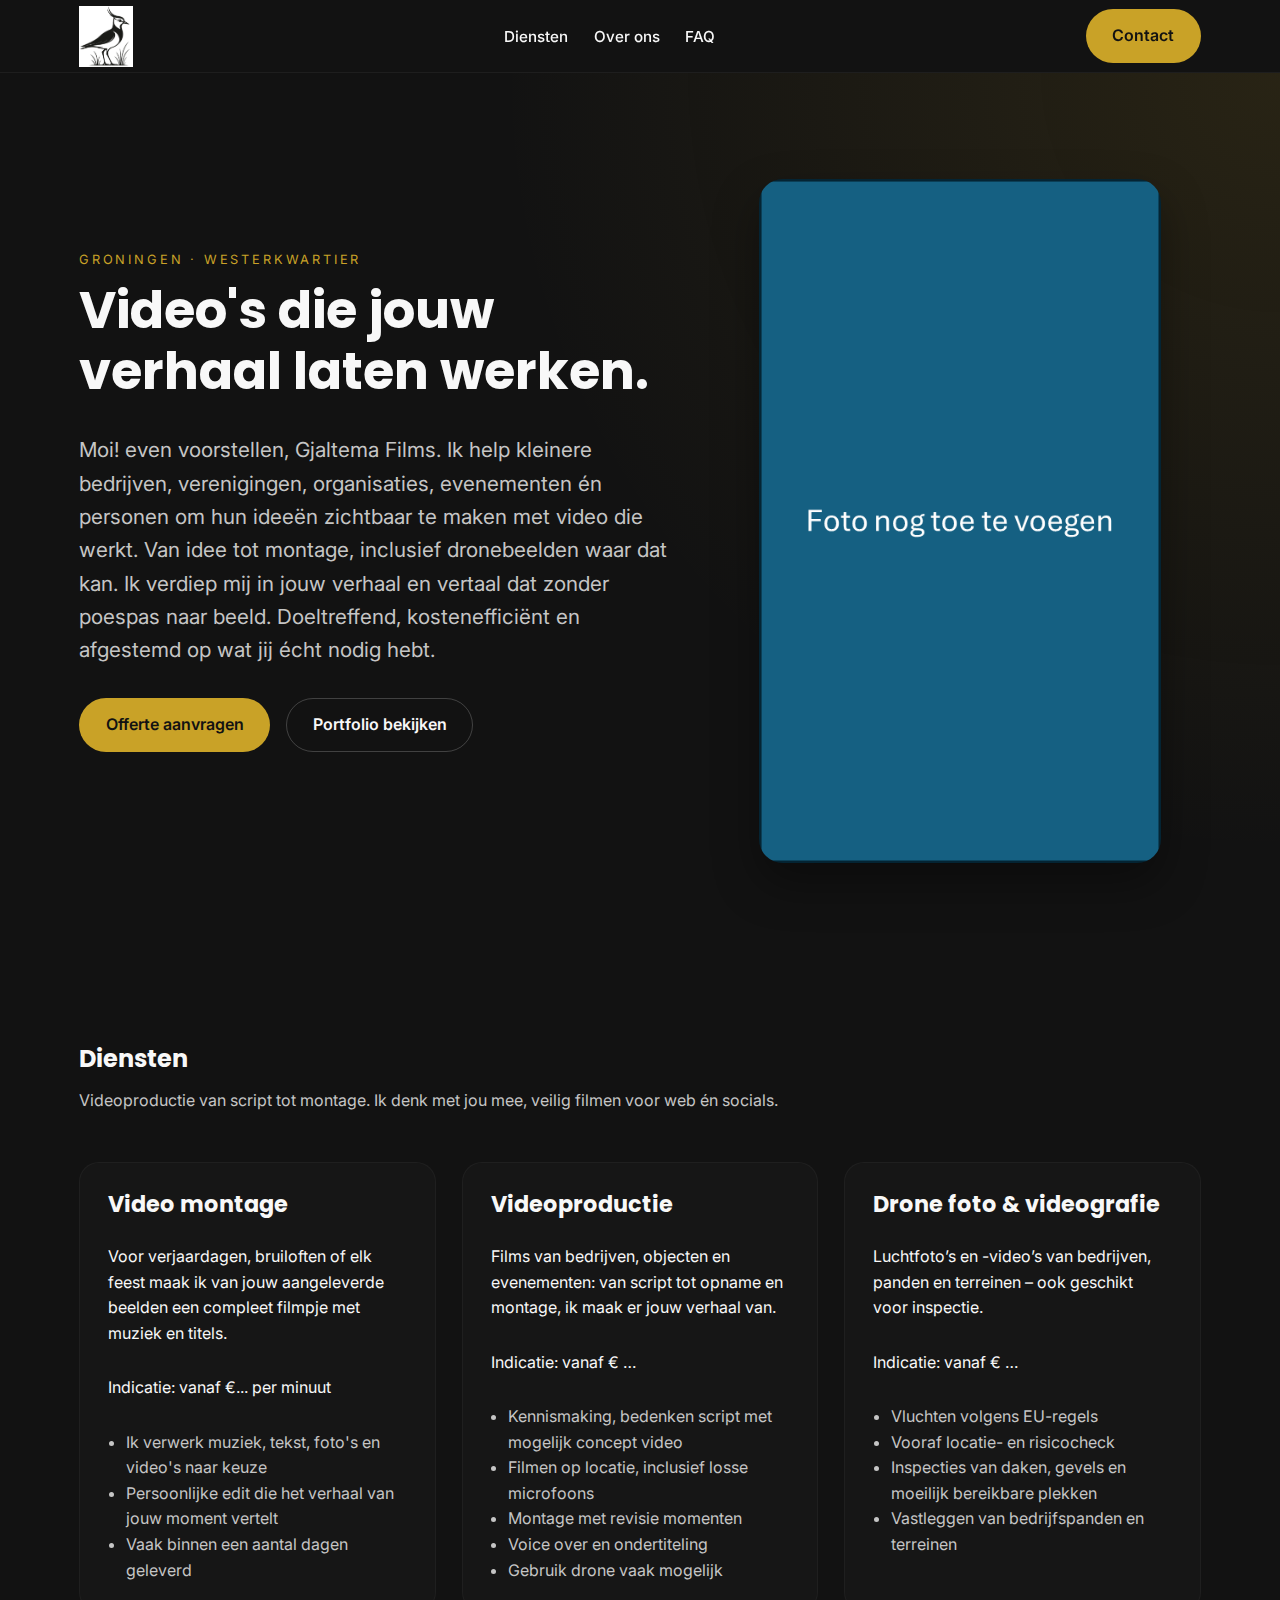
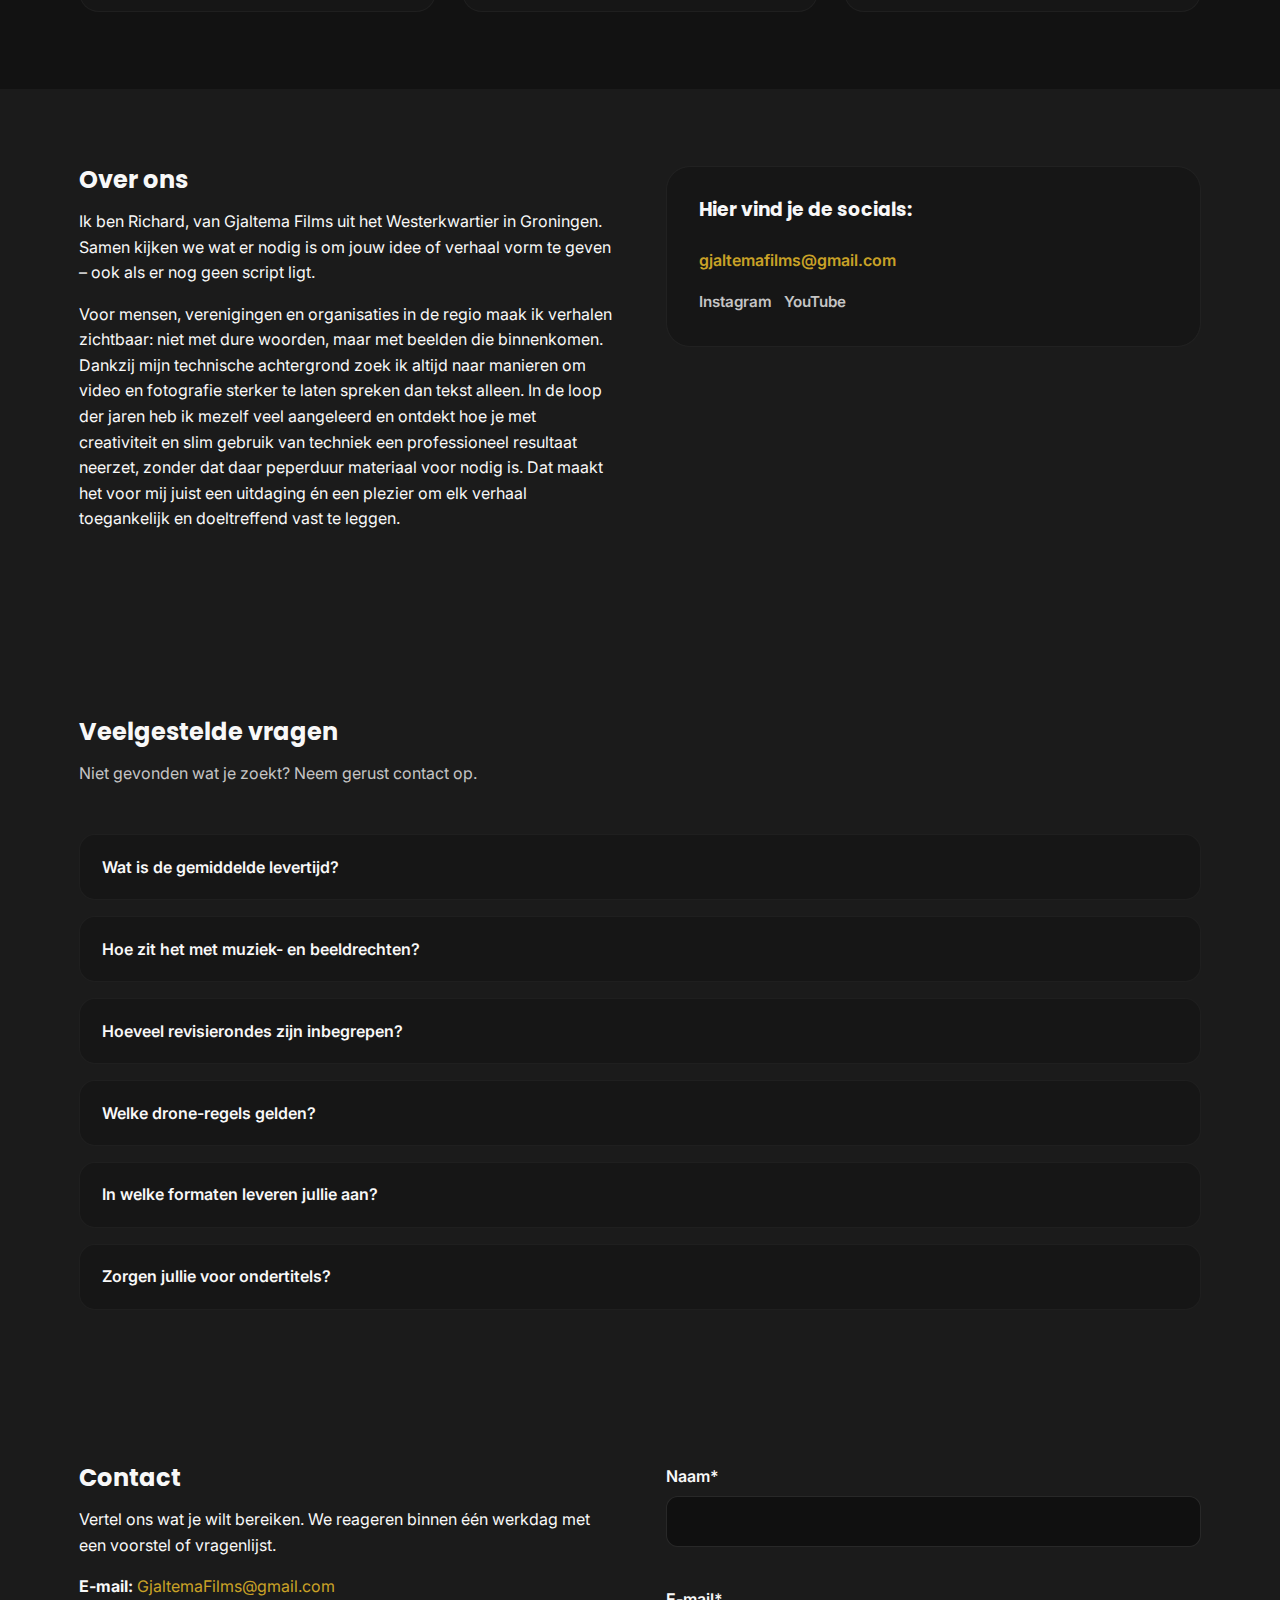
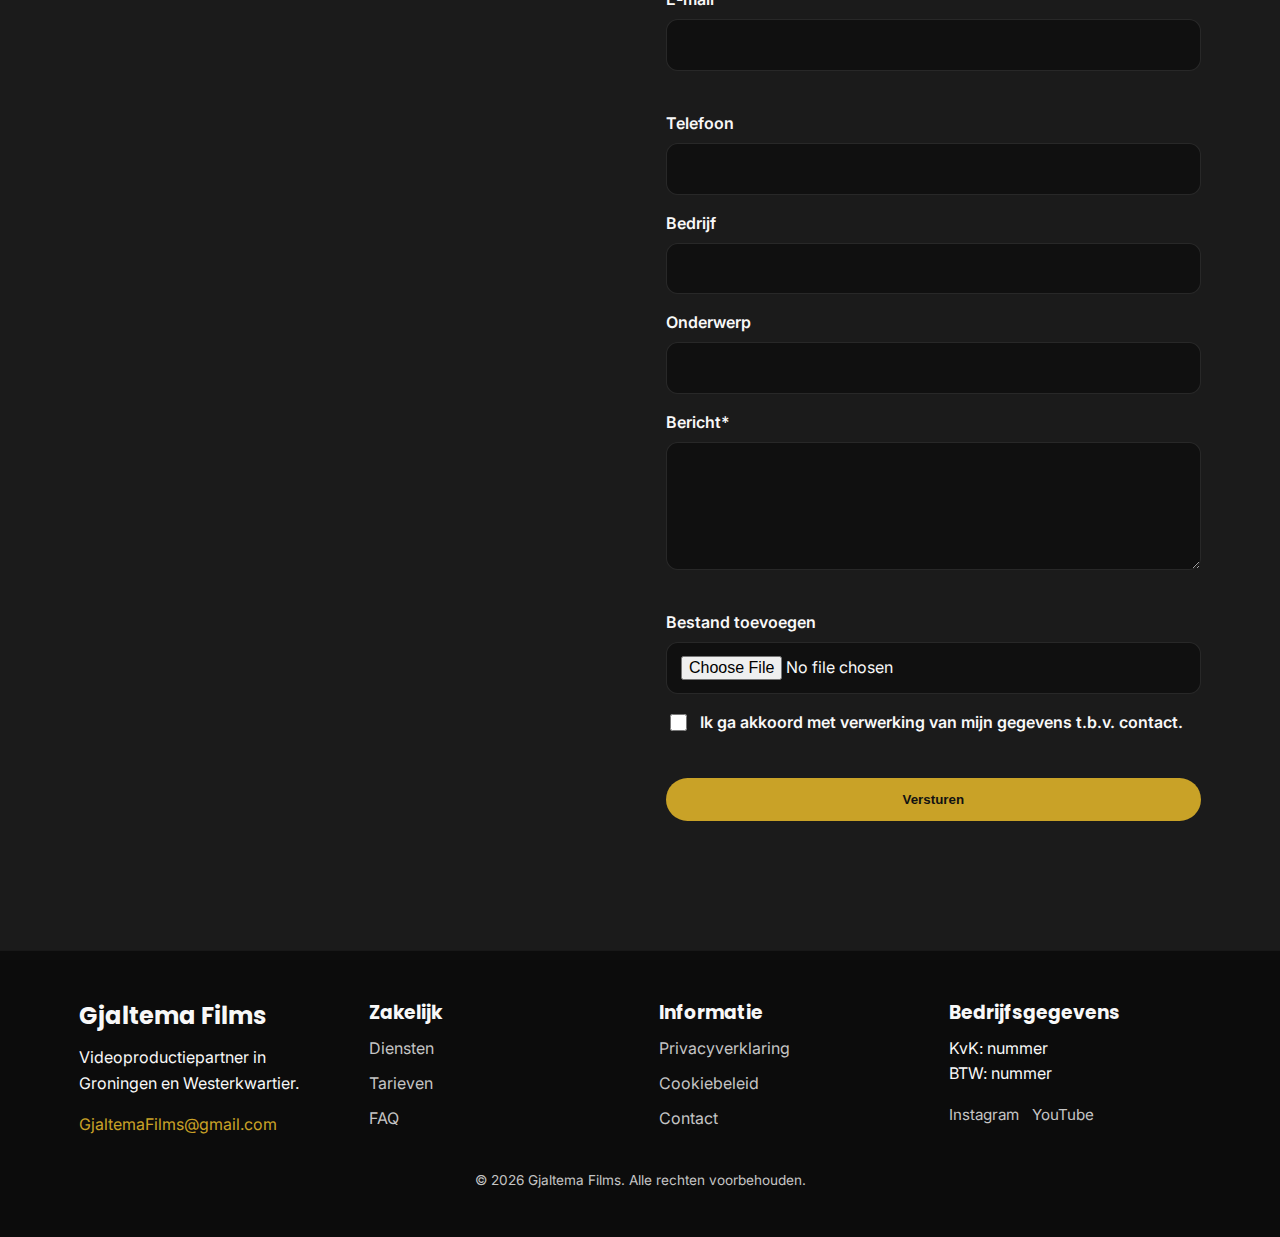
<file: index.html>
<!DOCTYPE html>
<html lang="nl">
<head>
  <meta charset="utf-8" />
  <meta name="viewport" content="width=device-width, initial-scale=1" />
  <title>Gjaltema Films | video's die jouw verhaal laten werken</title>
  <meta name="description" content="Gjaltema Films maakt bedrijfsvideo's, eventregistraties, drone-shots en social content in Groningen en Westerkwartier." />
  <meta name="theme-color" content="#121212" />
  <meta property="og:type" content="website" />
  <meta property="og:title" content="Gjaltema Films" />
  <meta property="og:description" content="video's die jouw verhaal laat werken. Videoproductie, events, drone en socials." />
  <meta property="og:url" content="https://www.gjaltemafilms.nl/" />
  <meta property="og:image" content="assets/img/logo.png" />
  <meta name="twitter:card" content="summary_large_image" />
  <meta name="twitter:title" content="Gjaltema Films" />
  <meta name="twitter:description" content="Videoproductie in Groningen en Westerkwartier." />
  <meta name="twitter:image" content="assets/img/logo.png" />
  <link rel="icon" type="image/png" href="assets/img/logo.png" />
  <link rel="manifest" href="manifest.json" />
  <link rel="preconnect" href="https://fonts.googleapis.com" crossorigin />
  <link rel="preconnect" href="https://fonts.gstatic.com" crossorigin />
  <link href="https://fonts.googleapis.com/css2?family=Inter:wght@300;400;500;600;700&family=Poppins:wght@500;600;700&display=swap" rel="stylesheet" />
  <link rel="stylesheet" href="assets/css/styles.css" />
</head>
<body>
  <a class="skip-link" href="#main">Direct naar inhoud</a>
  <header class="site-header" id="top">
    <div class="container">
      <a class="brand" href="#top" aria-label="Gjaltema Films home">
        <span class="brand-logo" aria-hidden="true"></span>
        <span class="sr-only">Gjaltema Films</span>
      </a>
      <nav class="site-nav" aria-label="Hoofdmenu">
        <button class="nav-toggle" type="button" aria-expanded="false" aria-controls="primary-navigation">
          <span class="sr-only">Menu</span>
          <span aria-hidden="true"></span>
        </button>
        <ul id="primary-navigation" class="nav-list">
          <li><a href="#diensten">Diensten</a></li>
          <li><a href="#over-ons">Over ons</a></li>
          <li><a href="#faq">FAQ</a></li>
        </ul>
      </nav>
      <a class="button button-primary contact-shortcut" href="#contact">Contact</a>
    </div>
  </header>

  <main id="main">
    <section class="hero" aria-labelledby="hero-title">
      <div class="container hero-grid">
        <div class="hero-text">
          <p class="eyebrow">Groningen &middot; Westerkwartier</p>
          <h1 id="hero-title">Video's die jouw verhaal laten werken.</h1>
          <p class="lead">Moi! even voorstellen, Gjaltema Films. Ik help kleinere bedrijven, verenigingen, organisaties, evenementen én personen om hun ideeën zichtbaar te maken met video die werkt. Van idee tot montage, inclusief dronebeelden waar dat kan. Ik verdiep mij in jouw verhaal en vertaal dat zonder poespas naar beeld. Doeltreffend, kostenefficiënt en afgestemd op wat jij écht nodig hebt.</p>
          <div class="cta-group">
            <a class="button button-primary" href="#contact">Offerte aanvragen</a>
            <a class="button button-secondary" href="https://www.instagram.com/gjaltemafilms/" target="_blank" rel="noopener">Portfolio bekijken</a>
          </div>
          
        </div>
        <figure class="hero-media">
          <img src="assets/img/foto-richard.png" alt="Richard Gjaltema van Gjaltema Films" loading="lazy" decoding="async" />
        </figure>
      </div>
    </section>

    <section id="diensten" class="section" aria-labelledby="diensten-title">
      <div class="container">
        <div class="section-heading">
          <h2 id="diensten-title">Diensten</h2>
          <p>Videoproductie van script tot montage. Ik denk met jou mee, veilig filmen voor web én socials.</p>
        </div>
        <div class="service-grid" role="list">
          <article class="service-card" role="listitem">
            <h3>Video montage</h3>
            <p>Voor verjaardagen, bruiloften of elk feest maak ik van jouw aangeleverde beelden een compleet filmpje met muziek en titels.</p>
            <p class="price">Indicatie: vanaf €... per minuut </p>
            <ul>
              <li>Ik verwerk muziek, tekst, foto's en video's naar keuze</li>
              <li>Persoonlijke edit die het verhaal van jouw moment vertelt</li>
              <li>Vaak binnen een aantal dagen geleverd</li>
            </ul>
          </article>
          <article class="service-card" role="listitem">
            <h3>Videoproductie</h3>
            <p>Films van bedrijven, objecten en evenementen: van script tot opname en montage, ik maak er jouw verhaal van.</p>
            <p class="price">Indicatie: vanaf € …</p>
            <ul>
              <li>Kennismaking, bedenken script met mogelijk concept video</li>
              <li>Filmen op locatie, inclusief losse microfoons</li>
              <li>Montage met revisie momenten</li>
              <li>Voice over en ondertiteling</li>
              <li>Gebruik drone vaak mogelijk</li>
            </ul>
          </article>
          <article class="service-card" role="listitem">
            <h3>Drone foto &amp; videografie</h3>
            <p>Luchtfoto’s en -video’s van bedrijven, panden en terreinen – ook geschikt voor inspectie.</p>
            <p class="price">Indicatie: vanaf € …</p>
            <ul>
              <li>Vluchten volgens EU-regels</li>
              <li>Vooraf locatie- en risicocheck</li>
              <li>Inspecties van daken, gevels en moeilijk bereikbare plekken</li>
              <li>Vastleggen van bedrijfspanden en terreinen</li>
            </ul>
        </div>
      </div>
    </section>

    <section id="over-ons" class="section section-alt" aria-labelledby="overons-title">
      <div class="container two-column">
        <div>
            <h2 id="overons-title">Over ons</h2>
            <p>Ik ben Richard, van Gjaltema Films uit het Westerkwartier in Groningen. Samen kijken we wat er nodig is om jouw idee of verhaal vorm te geven – ook als er nog geen script ligt.</p>
            <p>Voor mensen, verenigingen en organisaties in de regio maak ik verhalen zichtbaar: niet met dure woorden, maar met beelden die binnenkomen. Dankzij mijn technische achtergrond zoek ik altijd naar manieren om video en fotografie sterker te laten spreken dan tekst alleen. In de loop der jaren heb ik mezelf veel aangeleerd en ontdekt hoe je met creativiteit en slim gebruik van techniek een professioneel resultaat neerzet, zonder dat daar peperduur materiaal voor nodig is. Dat maakt het voor mij juist een uitdaging én een plezier om elk verhaal toegankelijk en doeltreffend vast te leggen.</p>
            <ul class="credentials">
          </ul>
        </div>
        <aside class="contact-highlight" aria-label="Contactgegevens">
          <h3>Hier vind je de socials:</h3>
          <ul>
            <li><a href="mailto:gjaltemafilms@gmail.com">gjaltemafilms@gmail.com</a></li>
          </ul>
          <div class="socials">
            <a href="https://www.instagram.com/gjaltemafilms/" aria-label="Instagram">Instagram</a>
            <a href="https://www.youtube.com/@GjaltemaFilms" aria-label="YouTube">YouTube</a>
          </div>
        </aside>
      </div>
    </section>

    <section id="faq" class="section section-alt" aria-labelledby="faq-title">
      <div class="container">
        <div class="section-heading">
          <h2 id="faq-title">Veelgestelde vragen</h2>
          <p>Niet gevonden wat je zoekt? Neem gerust contact op.</p>
        </div>
        <div class="faq-list">
          <details>
            <summary>Wat is de gemiddelde levertijd?</summary>
            <p>We leveren een eerste montage doorgaans binnen 7 tot 10 werkdagen na de opnames. Sneller nodig? Laat het ons weten, dan plannen we extra editcapaciteit.</p>
          </details>
          <details>
            <summary>Hoe zit het met muziek- en beeldrechten?</summary>
            <p>We licentiëren rechtenvrije muziek en zorgen voor duidelijke afspraken over gebruik van beeldmateriaal. Zo kun je de video zonder zorgen inzetten.</p>
          </details>
          <details>
            <summary>Hoeveel revisierondes zijn inbegrepen?</summary>
            <p>Standaard voorzien we twee revisierondes op de montage. Extra rondes kunnen altijd in overleg.</p>
          </details>
          <details>
            <summary>Welke drone-regels gelden?</summary>
            <p>We vliegen binnen de Europese regelgeving en regelen benodigde meldingen of ontheffingen. Indien de locatie niet kan, zoeken we een veilig alternatief.</p>
          </details>
          <details>
            <summary>In welke formaten leveren jullie aan?</summary>
            <p>Je ontvangt bestanden in 16:9 voor web en 9:16 of 1:1 voor socials. Andere formaten zijn op aanvraag mogelijk.</p>
          </details>
          <details>
            <summary>Zorgen jullie voor ondertitels?</summary>
            <p>Ja, we leveren ondertitels in .srt en gebrande versies zodat je meteen live kunt.</p>
          </details>
        </div>
      </div>
    </section>

    <section id="contact" class="section contact-section" aria-labelledby="contact-title">
      <div class="container contact-grid">
        <div>
          <h2 id="contact-title">Contact</h2>
          <p>Vertel ons wat je wilt bereiken. We reageren binnen één werkdag met een voorstel of vragenlijst.</p>
          <div class="contact-alt">
            <p><strong>E-mail:</strong> <a href="mailto:GjaltemaFilms@gmail.com">GjaltemaFilms@gmail.com</a></p>
          </div>
        </div>
        <form id="contact-form" class="contact-form" action="https://formspree.io/f/xdkwkngw" method="POST" data-netlify="false" novalidate>
          <div class="form-field">
            <label for="naam">Naam<span aria-hidden="true">*</span></label>
            <input type="text" id="naam" name="naam" required autocomplete="name" />
            <span class="error" data-error-for="naam"></span>
          </div>
          <div class="form-field">
            <label for="email">E-mail<span aria-hidden="true">*</span></label>
            <input type="email" id="email" name="email" required autocomplete="email" inputmode="email" />
            <span class="error" data-error-for="email"></span>
          </div>
          <div class="form-field">
            <label for="telefoon">Telefoon</label>
            <input type="tel" id="telefoon" name="telefoon" autocomplete="tel" inputmode="tel" />
          </div>
          <div class="form-field">
            <label for="bedrijf">Bedrijf</label>
            <input type="text" id="bedrijf" name="bedrijf" autocomplete="organization" />
          </div>
          <div class="form-field">
            <label for="onderwerp">Onderwerp</label>
            <input type="text" id="onderwerp" name="onderwerp" />
          </div>
          <div class="form-field">
            <label for="bericht">Bericht<span aria-hidden="true">*</span></label>
            <textarea id="bericht" name="bericht" rows="4" required></textarea>
            <span class="error" data-error-for="bericht"></span>
          </div>
          <div class="form-field">
            <label for="bestanden">Bestand toevoegen</label>
            <input type="file" id="bestanden" name="bestanden" />
          </div>
          <div class="form-field honeypot" aria-hidden="true">
            <label for="website">Laat dit veld leeg</label>
            <input type="text" id="website" name="website" tabindex="-1" autocomplete="off" />
          </div>
          <div class="form-field checkbox-field">
            <input type="checkbox" id="gdpr" name="gdpr" value="akkoord" required />
            <label for="gdpr">Ik ga akkoord met verwerking van mijn gegevens t.b.v. contact.</label>
            <span class="error" data-error-for="gdpr"></span>
          </div>
          <button type="submit" class="button button-primary">Versturen</button>
          <p class="form-feedback" aria-live="polite" role="status"></p>
        </form>
      </div>
    </section>
  </main>

  <footer class="site-footer">
    <div class="container footer-grid">
      <div>
        <h2 class="footer-title">Gjaltema Films</h2>
        <p>Videoproductiepartner in Groningen en Westerkwartier.</p>
        <ul class="footer-contact">
          <li><a href="mailto:jouw@e-mail.nl">GjaltemaFilms@gmail.com</a></li>
        </ul>
      </div>
      <div>
        <h3>Zakelijk</h3>
        <ul class="footer-links">
          <li><a href="#diensten">Diensten</a></li>
          <li><a href="#tarieven">Tarieven</a></li>
          <li><a href="#faq">FAQ</a></li>
        </ul>
      </div>
      <div>
        <h3>Informatie</h3>
        <ul class="footer-links">
          <li><a href="privacy.html">Privacyverklaring</a></li>
          <li><a href="privacy.html#cookies">Cookiebeleid</a></li>
          <li><a href="#contact">Contact</a></li>
        </ul>
      </div>
      <div>
        <h3>Bedrijfsgegevens</h3>
        <p>KvK: nummer<br />BTW: nummer</p>
        <div class="socials">
          <a href="https://www.instagram.com/" aria-label="Instagram">Instagram</a>
          <a href="https://www.youtube.com/" aria-label="YouTube">YouTube</a>
        </div>
      </div>
    </div>
    <p class="footer-bottom">&copy; <span id="year"></span> Gjaltema Films. Alle rechten voorbehouden.</p>
  </footer>

  <script type="application/ld+json">
  {
    "@context": "https://schema.org",
    "@type": "LocalBusiness",
    "name": "Gjaltema Films",
    "description": "Videoproductiebedrijf uit Groningen en Westerkwartier: bedrijfsvideo's, events, drone-shots en social content.",
    "areaServed": {
      "@type": "Place",
      "name": "Groningen en Westerkwartier"
    },
    "email": "GjaltemaFilms@gmail.com",
    },
    "url": "https://www.gjaltemafilms.nl/",
    "sameAs": [
      "https://www.instagram.com/gjaltemafilms?igsh=MW12MXcybm85YXN6Zg==",
      "https://www.youtube.com/channel/UCGJxShPHsmcjH6IsLM3hXsw"
    ]
  }
  </script>
  <script src="assets/js/main.js" defer></script>
</body>
</html>
</file>
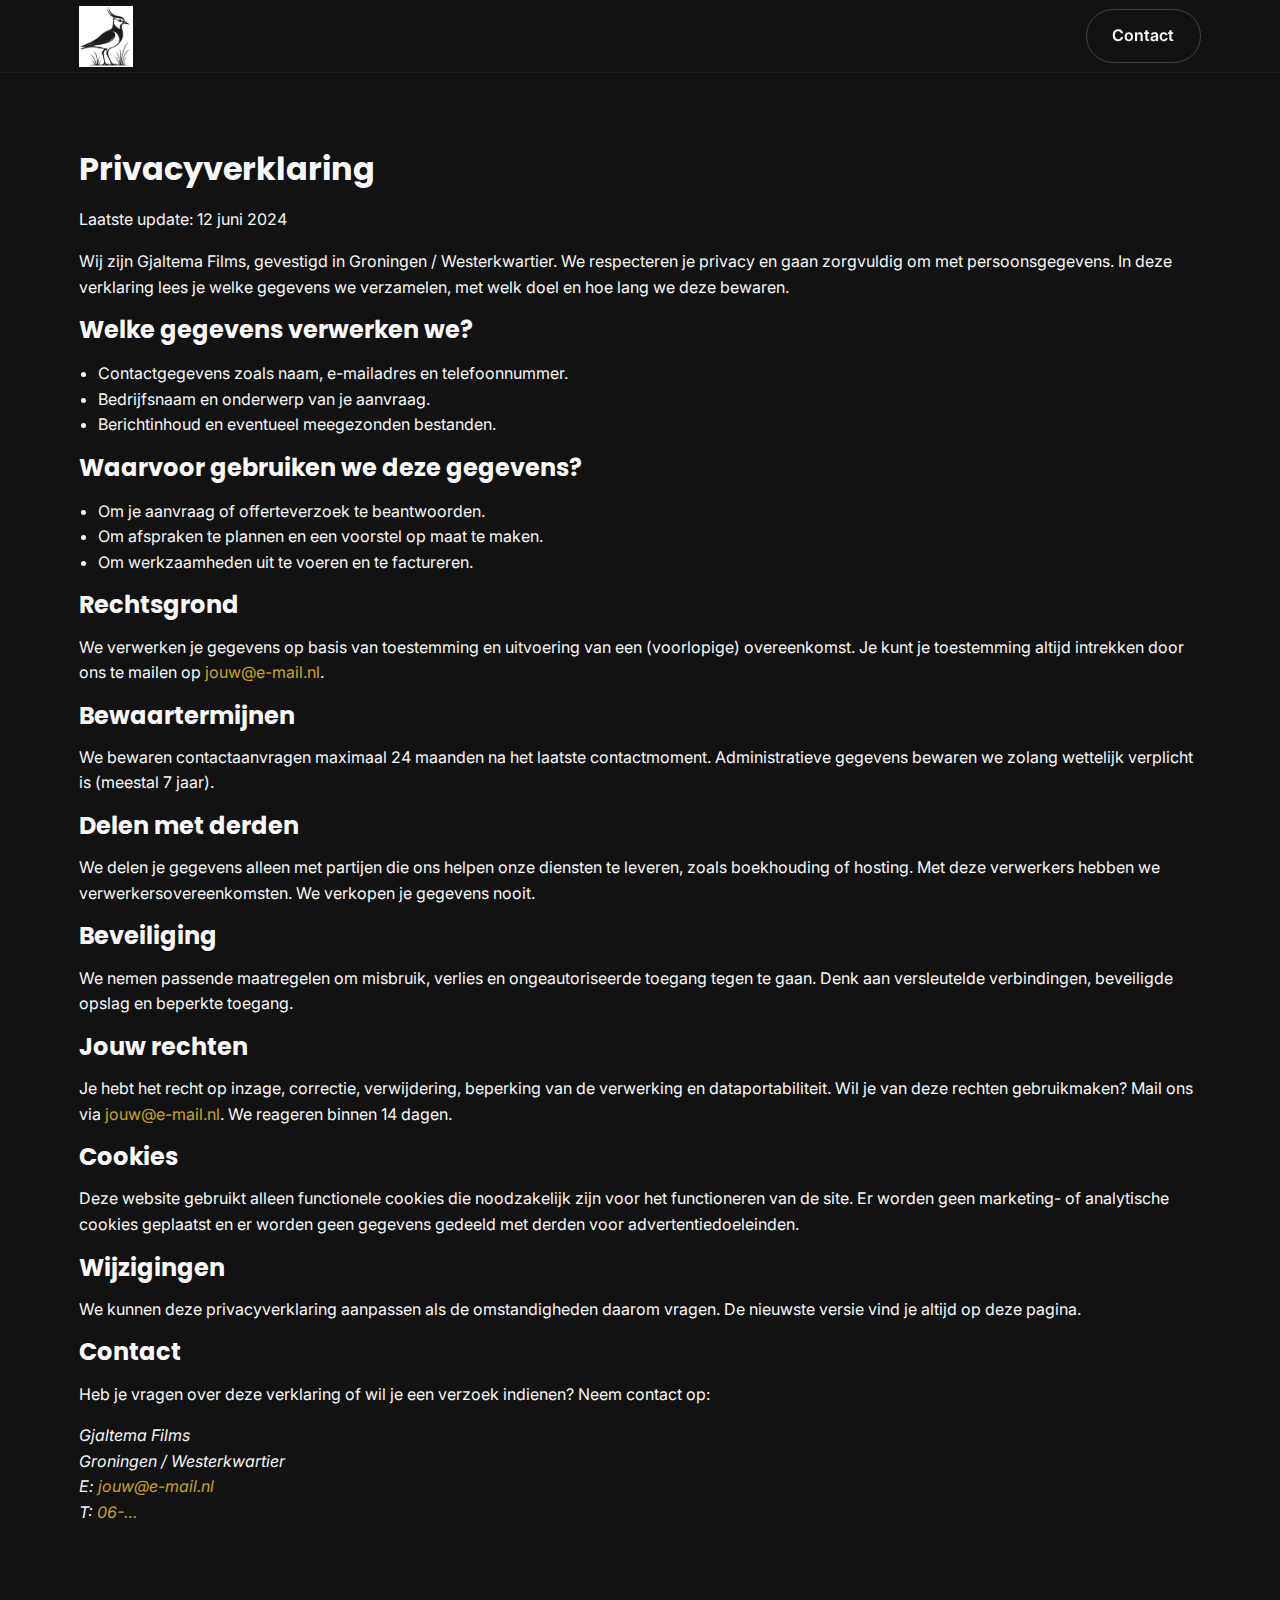
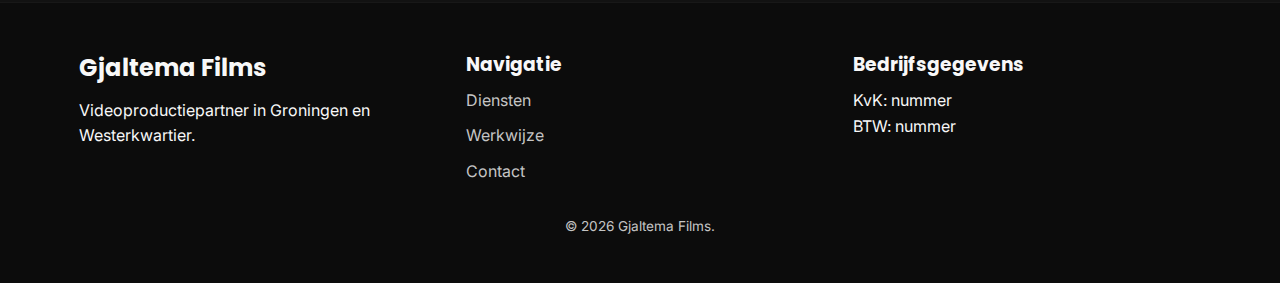
<file: privacy.html>
<!DOCTYPE html>
<html lang="nl">
<head>
  <meta charset="utf-8" />
  <meta name="viewport" content="width=device-width, initial-scale=1" />
  <title>Privacyverklaring | Gjaltema Films</title>
  <meta name="description" content="Lees hoe Gjaltema Films omgaat met privacy, persoonsgegevens en cookies." />
  <meta name="theme-color" content="#121212" />
  <link rel="icon" type="image/png" href="LOGO.png" />
  <link rel="preconnect" href="https://fonts.googleapis.com" crossorigin />
  <link rel="preconnect" href="https://fonts.gstatic.com" crossorigin />
  <link href="https://fonts.googleapis.com/css2?family=Inter:wght@300;400;500;600;700&family=Poppins:wght@500;600;700&display=swap" rel="stylesheet" />
  <link rel="stylesheet" href="assets/css/styles.css" />
</head>
<body class="legal">
  <a class="skip-link" href="#main">Direct naar inhoud</a>
  <header class="site-header" id="top">
    <div class="container">
      <a class="brand" href="index.html" aria-label="Terug naar home">
        <span class="brand-logo" aria-hidden="true"></span>
        <span class="sr-only">Gjaltema Films</span>
      </a>
      <nav class="site-nav" aria-label="Hoofdmenu">
        <a class="button button-secondary" href="index.html#contact">Contact</a>
      </nav>
    </div>
  </header>

  <main id="main" class="section">
    <div class="container">
      <h1>Privacyverklaring</h1>
      <p>Laatste update: 12 juni 2024</p>
      <p>Wij zijn Gjaltema Films, gevestigd in Groningen / Westerkwartier. We respecteren je privacy en gaan zorgvuldig om met persoonsgegevens. In deze verklaring lees je welke gegevens we verzamelen, met welk doel en hoe lang we deze bewaren.</p>

      <h2>Welke gegevens verwerken we?</h2>
      <ul>
        <li>Contactgegevens zoals naam, e-mailadres en telefoonnummer.</li>
        <li>Bedrijfsnaam en onderwerp van je aanvraag.</li>
        <li>Berichtinhoud en eventueel meegezonden bestanden.</li>
      </ul>

      <h2>Waarvoor gebruiken we deze gegevens?</h2>
      <ul>
        <li>Om je aanvraag of offerteverzoek te beantwoorden.</li>
        <li>Om afspraken te plannen en een voorstel op maat te maken.</li>
        <li>Om werkzaamheden uit te voeren en te factureren.</li>
      </ul>

      <h2>Rechtsgrond</h2>
      <p>We verwerken je gegevens op basis van toestemming en uitvoering van een (voorlopige) overeenkomst. Je kunt je toestemming altijd intrekken door ons te mailen op <a href="mailto:jouw@e-mail.nl">jouw@e-mail.nl</a>.</p>

      <h2>Bewaartermijnen</h2>
      <p>We bewaren contactaanvragen maximaal 24 maanden na het laatste contactmoment. Administratieve gegevens bewaren we zolang wettelijk verplicht is (meestal 7 jaar).</p>

      <h2>Delen met derden</h2>
      <p>We delen je gegevens alleen met partijen die ons helpen onze diensten te leveren, zoals boekhouding of hosting. Met deze verwerkers hebben we verwerkersovereenkomsten. We verkopen je gegevens nooit.</p>

      <h2>Beveiliging</h2>
      <p>We nemen passende maatregelen om misbruik, verlies en ongeautoriseerde toegang tegen te gaan. Denk aan versleutelde verbindingen, beveiligde opslag en beperkte toegang.</p>

      <h2>Jouw rechten</h2>
      <p>Je hebt het recht op inzage, correctie, verwijdering, beperking van de verwerking en dataportabiliteit. Wil je van deze rechten gebruikmaken? Mail ons via <a href="mailto:jouw@e-mail.nl">jouw@e-mail.nl</a>. We reageren binnen 14 dagen.</p>

      <h2 id="cookies">Cookies</h2>
      <p>Deze website gebruikt alleen functionele cookies die noodzakelijk zijn voor het functioneren van de site. Er worden geen marketing- of analytische cookies geplaatst en er worden geen gegevens gedeeld met derden voor advertentiedoeleinden.</p>

      <h2>Wijzigingen</h2>
      <p>We kunnen deze privacyverklaring aanpassen als de omstandigheden daarom vragen. De nieuwste versie vind je altijd op deze pagina.</p>

      <h2>Contact</h2>
      <p>Heb je vragen over deze verklaring of wil je een verzoek indienen? Neem contact op:</p>
      <address>
        Gjaltema Films<br />
        Groningen / Westerkwartier<br />
        E: <a href="mailto:jouw@e-mail.nl">jouw@e-mail.nl</a><br />
        T: <a href="tel:+31600000000">06-…</a>
      </address>
    </div>
  </main>

  <footer class="site-footer">
    <div class="container footer-grid">
      <div>
        <h2 class="footer-title">Gjaltema Films</h2>
        <p>Videoproductiepartner in Groningen en Westerkwartier.</p>
      </div>
      <div>
        <h3>Navigatie</h3>
        <ul class="footer-links">
          <li><a href="index.html#diensten">Diensten</a></li>
          <li><a href="index.html#werkwijze">Werkwijze</a></li>
          <li><a href="index.html#contact">Contact</a></li>
        </ul>
      </div>
      <div>
        <h3>Bedrijfsgegevens</h3>
        <p>KvK: nummer<br />BTW: nummer</p>
      </div>
    </div>
    <p class="footer-bottom">&copy; <span id="year"></span> Gjaltema Films.</p>
  </footer>
  <script src="assets/js/main.js" defer></script>
</body>
</html>
</file>
<file: assets/css/styles.css>
:root {
  color-scheme: dark light;
  --color-bg: #121212;
  --color-surface: #1b1b1b;
  --color-surface-alt: #161616;
  --color-text: #f8f8f8;
  --color-muted: #c5c5c5;
  --color-accent: #c9a227;
  --color-accent-strong: #e0bc4a;
  --font-base: 'Inter', system-ui, -apple-system, BlinkMacSystemFont, 'Segoe UI', sans-serif;
  --font-heading: 'Poppins', 'Montserrat', var(--font-base);
  --max-width: 1200px;
  --container-padding: clamp(1.2rem, 1.8vw + 1rem, 3rem);
  --shadow-medium: 0 20px 45px rgba(0, 0, 0, 0.35);
  --transition: 200ms ease;
}

*, *::before, *::after {
  box-sizing: border-box;
}

html {
  scroll-behavior: smooth;
}

body {
  margin: 0;
  font-family: var(--font-base);
  background-color: var(--color-bg);
  color: var(--color-text);
  line-height: 1.6;
}

a {
  color: var(--color-accent);
  text-decoration: none;
}

a:focus-visible {
  outline: 2px solid var(--color-accent);
  outline-offset: 4px;
}

a:hover,
a:focus {
  text-decoration: underline;
}

.sr-only {
  position: absolute;
  width: 1px;
  height: 1px;
  padding: 0;
  margin: -1px;
  overflow: hidden;
  clip: rect(0, 0, 0, 0);
  clip-path: inset(50%);
  white-space: nowrap;
  border: 0;
}

img {
  max-width: 100%;
  display: block;
  height: auto;
}

h1, h2, h3 {
  font-family: var(--font-heading);
  line-height: 1.2;
  margin: 0 0 0.6em;
}

p {
  margin: 0 0 1em;
}

ul, ol {
  padding-left: 1.2rem;
}

.container {
  width: min(100%, var(--max-width));
  margin: 0 auto;
  padding: 0 var(--container-padding);
}

.skip-link {
  position: absolute;
  left: -999px;
  top: 1rem;
  background: var(--color-accent);
  color: #000;
  padding: 0.75rem 1rem;
  border-radius: 999px;
  z-index: 999;
}

.skip-link:focus {
  left: 1rem;
}

.site-header {
  position: sticky;
  top: 0;
  z-index: 100;
  background-color: rgba(18, 18, 18, 0.92);
  backdrop-filter: blur(12px);
  border-bottom: 1px solid rgba(255, 255, 255, 0.05);
}

.site-header .container {
  display: flex;
  align-items: center;
  justify-content: space-between;
  min-height: 4.5rem;
  gap: 1rem;
}

.brand {
  position: relative;
  display: inline-flex;
  align-items: center;
  text-decoration: none;
  color: inherit;
}

.brand-logo {
  display: block;
  width: clamp(2.8rem, 8vw, 3.4rem);
  aspect-ratio: 502 / 570;
  background-image: url('../../LOGO.png');
  background-repeat: no-repeat;
  background-size: contain;
  background-position: center;
}

.site-nav {
  position: relative;
}

.nav-toggle {
  display: none;
  background: none;
  border: 0;
  width: 2.75rem;
  height: 2.75rem;
  border-radius: 999px;
  background-color: rgba(255, 255, 255, 0.04);
  color: inherit;
}

.nav-toggle span[aria-hidden="true"]::before,
.nav-toggle span[aria-hidden="true"]::after,
.nav-toggle span[aria-hidden="true"] {
  display: block;
  width: 1.6rem;
  height: 0.14rem;
  margin: 0.35rem auto;
  background-color: var(--color-text);
  border-radius: 999px;
  transition: transform var(--transition), opacity var(--transition);
  content: '';
}

.nav-list {
  display: flex;
  gap: clamp(0.5rem, 2vw, 2rem);
  align-items: center;
  list-style: none;
  margin: 0;
  padding: 0;
}

.nav-list a {
  color: var(--color-text);
  font-weight: 500;
  font-size: 0.95rem;
  padding: 0.35rem 0;
}

.nav-list a:focus-visible,
.button:focus-visible {
  outline: 2px solid var(--color-accent-strong);
  outline-offset: 3px;
}

.button {
  display: inline-flex;
  align-items: center;
  justify-content: center;
  border-radius: 999px;
  padding: 0.8rem 1.6rem;
  font-weight: 600;
  transition: background-color var(--transition), transform var(--transition), box-shadow var(--transition);
  cursor: pointer;
  border: 1px solid transparent;
}

.button-primary {
  background: var(--color-accent);
  color: #121212;
}

.button-primary:hover,
.button-primary:focus-visible {
  background: var(--color-accent-strong);
  box-shadow: 0 12px 24px rgba(201, 162, 39, 0.35);
}

.button-secondary {
  background: transparent;
  color: var(--color-text);
  border-color: rgba(255, 255, 255, 0.2);
}

.button-secondary:hover,
.button-secondary:focus-visible {
  border-color: var(--color-accent);
  color: var(--color-accent);
}

.hero {
  padding: clamp(4rem, 7vw, 8rem) 0;
  background: radial-gradient(circle at top right, rgba(201, 162, 39, 0.12), transparent 50%), var(--color-bg);
}

.hero-grid {
  display: grid;
  gap: clamp(2rem, 4vw, 4rem);
  align-items: center;
}

.hero-text h1 {
  font-size: clamp(2.4rem, 4vw, 3.6rem);
}

.lead {
  font-size: clamp(1.05rem, 1.4vw + 0.9rem, 1.3rem);
  color: var(--color-muted);
}

.eyebrow {
  text-transform: uppercase;
  font-size: 0.8rem;
  letter-spacing: 0.22em;
  color: var(--color-accent);
  margin-bottom: 0.6rem;
}

.cta-group {
  display: flex;
  flex-wrap: wrap;
  gap: 1rem;
  margin: 2rem 0 2.5rem;
}

.trust-points {
  display: grid;
  gap: 1.2rem;
  grid-template-columns: repeat(auto-fit, minmax(200px, 1fr));
  margin: 0;
}

.trust-points dt {
  font-weight: 600;
  color: var(--color-text);
}

.trust-points dd {
  margin: 0.3rem 0 0;
  color: var(--color-muted);
}

.hero-media {
  border-radius: 1.5rem;
  overflow: hidden;
  box-shadow: var(--shadow-medium);
}

.section {
  padding: clamp(4rem, 6vw, 6rem) 0;
}

.section-alt {
  background: var(--color-surface);
}

.section-heading {
  max-width: 700px;
  margin-bottom: clamp(2rem, 4vw, 3rem);
}

.section-heading p {
  color: var(--color-muted);
}

.service-grid {
  display: grid;
  gap: clamp(1.6rem, 2vw, 2.2rem);
  grid-template-columns: repeat(auto-fit, minmax(240px, 1fr));
}

.service-card {
  background: var(--color-surface-alt);
  padding: 1.75rem;
  border-radius: 1.25rem;
  border: 1px solid rgba(255, 255, 255, 0.04);
  display: flex;
  flex-direction: column;
  gap: 0.8rem;
}

.service-card h3 {
  font-size: 1.4rem;
}

.service-card ul {
  margin: 0;
  padding-left: 1.1rem;
  color: var(--color-muted);
}

.portfolio-grid {
  display: grid;
  gap: clamp(1.5rem, 2vw, 2.5rem);
  grid-template-columns: repeat(auto-fit, minmax(260px, 1fr));
}

.portfolio-item {
  background: transparent;
  border: 0;
  padding: 0;
  text-align: left;
  cursor: pointer;
  border-radius: 1.25rem;
  overflow: hidden;
  transition: transform var(--transition), box-shadow var(--transition);
}

.portfolio-item figure {
  margin: 0;
  display: grid;
}

.portfolio-item img {
  width: 100%;
  aspect-ratio: 3 / 2;
  object-fit: cover;
}

.portfolio-item figcaption {
  padding: 1.25rem;
  background: var(--color-surface-alt);
  display: grid;
  gap: 0.35rem;
}

.portfolio-item .tag {
  font-size: 0.8rem;
  text-transform: uppercase;
  letter-spacing: 0.18em;
  color: var(--color-accent);
}

.portfolio-item .title {
  font-family: var(--font-heading);
  font-size: 1.3rem;
}

.portfolio-item .description {
  color: var(--color-muted);
}

.portfolio-item:focus-visible,
.portfolio-item:hover {
  transform: translateY(-6px);
  box-shadow: var(--shadow-medium);
}

.lightbox {
  position: fixed;
  inset: 0;
  display: none;
  align-items: center;
  justify-content: center;
  padding: 2rem;
  z-index: 999;
}

.lightbox[data-state="visible"] {
  display: flex;
}

.lightbox-backdrop {
  position: absolute;
  inset: 0;
  background: rgba(0, 0, 0, 0.65);
}

.lightbox-content {
  position: relative;
  background: var(--color-surface);
  border-radius: 1.25rem;
  padding: clamp(1.5rem, 2vw, 2rem);
  max-width: 900px;
  width: min(100%, 900px);
  box-shadow: var(--shadow-medium);
}

.lightbox-media iframe {
  width: 100%;
  min-height: clamp(220px, 56vw, 500px);
  border: 0;
  border-radius: 0.75rem;
}

.lightbox-close {
  position: absolute;
  top: 1rem;
  right: 1rem;
  width: 2.5rem;
  height: 2.5rem;
  border-radius: 50%;
  background: rgba(255, 255, 255, 0.08);
  color: var(--color-text);
  border: 0;
  font-size: 1.8rem;
  cursor: pointer;
}

.process-list {
  display: grid;
  gap: 1.4rem;
  list-style: none;
  margin: 0;
  counter-reset: step;
  padding: 0;
}

.process-list li {
  background: var(--color-surface-alt);
  padding: 1.8rem;
  border-radius: 1.25rem;
  border: 1px solid rgba(255, 255, 255, 0.04);
  position: relative;
  padding-left: 4.5rem;
}

.process-list li::before {
  counter-increment: step;
  content: counter(step);
  position: absolute;
  left: 1.4rem;
  top: 1.6rem;
  width: 2.4rem;
  height: 2.4rem;
  border-radius: 999px;
  background: rgba(201, 162, 39, 0.15);
  color: var(--color-accent);
  font-weight: 600;
  display: grid;
  place-items: center;
  font-family: var(--font-heading);
}

.two-column {
  display: grid;
  gap: clamp(2rem, 4vw, 4rem);
  align-items: start;
  grid-template-columns: repeat(auto-fit, minmax(260px, 1fr));
}

.credentials {
  margin: 2rem 0 0;
  padding-left: 1.1rem;
  color: var(--color-muted);
}

.contact-highlight {
  background: var(--color-surface-alt);
  padding: 2rem;
  border-radius: 1.5rem;
  border: 1px solid rgba(255, 255, 255, 0.05);
  display: grid;
  gap: 1rem;
}

.contact-highlight ul {
  list-style: none;
  margin: 0;
  padding: 0;
  display: grid;
  gap: 0.6rem;
}

.contact-highlight a {
  font-weight: 600;
}

.socials {
  display: flex;
  flex-wrap: wrap;
  gap: 0.8rem;
}

.socials a {
  font-size: 0.95rem;
  color: var(--color-muted);
}

.pricing-grid {
  display: grid;
  gap: clamp(1.6rem, 3vw, 2.5rem);
  grid-template-columns: repeat(auto-fit, minmax(220px, 1fr));
}

.pricing-card {
  background: var(--color-surface-alt);
  padding: 2rem;
  border-radius: 1.5rem;
  border: 1px solid rgba(255, 255, 255, 0.04);
}

.pricing-card .price {
  font-size: 2rem;
  font-family: var(--font-heading);
  color: var(--color-accent);
}

.pricing-note {
  margin-top: 2rem;
  color: var(--color-muted);
}

.faq-list {
  display: grid;
  gap: 1rem;
}

.faq-list details {
  background: var(--color-surface-alt);
  padding: 1.2rem 1.4rem;
  border-radius: 1rem;
  border: 1px solid rgba(255, 255, 255, 0.04);
}

.faq-list summary {
  cursor: pointer;
  font-weight: 600;
  list-style: none;
}

.faq-list summary::-webkit-details-marker {
  display: none;
}

.contact-section {
  background: var(--color-surface);
}

.contact-grid {
  display: grid;
  gap: clamp(2rem, 4vw, 4rem);
  grid-template-columns: repeat(auto-fit, minmax(280px, 1fr));
  align-items: start;
}

.contact-form {
  display: grid;
  gap: 1rem;
}

.form-field {
  display: grid;
  gap: 0.4rem;
}

.honeypot {
  position: absolute;
  left: -9999px;
  width: 1px;
  height: 1px;
  overflow: hidden;
}

.form-field label {
  font-weight: 600;
}

.form-field input,
.form-field textarea {
  width: 100%;
  padding: 0.75rem 0.9rem;
  border-radius: 0.75rem;
  border: 1px solid rgba(255, 255, 255, 0.1);
  background: rgba(12, 12, 12, 0.7);
  color: var(--color-text);
  font: inherit;
}

.form-field input:focus,
.form-field textarea:focus {
  border-color: var(--color-accent);
  outline: none;
  box-shadow: 0 0 0 2px rgba(201, 162, 39, 0.2);
}

.checkbox-field {
  display: grid;
  grid-template-columns: auto 1fr;
  align-items: start;
  gap: 0.6rem;
}

.checkbox-field input[type="checkbox"] {
  width: 1.1rem;
  height: 1.1rem;
  margin-top: 0.25rem;
}

.checkbox-field .error {
  grid-column: 1 / -1;
}

.error {
  color: #ffb3b3;
  font-size: 0.85rem;
  min-height: 1.1rem;
}

.form-feedback {
  min-height: 1.25rem;
  color: var(--color-muted);
}

.form-feedback.error-message {
  color: #ffb3b3;
}

.form-feedback.info-message {
  color: var(--color-muted);
}

.form-feedback.success {
  color: #b8f5c3;
}

.site-footer {
  padding: clamp(3rem, 4vw, 4rem) 0 2rem;
  background: #0c0c0c;
  border-top: 1px solid rgba(255, 255, 255, 0.05);
}

.footer-grid {
  display: grid;
  gap: clamp(1.5rem, 3vw, 2.5rem);
  grid-template-columns: repeat(auto-fit, minmax(200px, 1fr));
}

.footer-title {
  font-size: 1.5rem;
}

.footer-contact,
.footer-links {
  list-style: none;
  padding: 0;
  margin: 0;
  display: grid;
  gap: 0.6rem;
}

.footer-links a {
  color: var(--color-muted);
}

.footer-bottom {
  margin-top: 2rem;
  text-align: center;
  color: var(--color-muted);
  font-size: 0.85rem;
}

@media (max-width: 900px) {
  .nav-toggle {
    display: inline-flex;
  }

  .nav-list {
    position: absolute;
    right: 0;
    top: 3.5rem;
    flex-direction: column;
    align-items: stretch;
    background: rgba(18, 18, 18, 0.98);
    border-radius: 1rem;
    padding: 1rem;
    min-width: 200px;
    box-shadow: var(--shadow-medium);
    opacity: 0;
    visibility: hidden;
    transform: translateY(-10px);
    transition: opacity var(--transition), transform var(--transition);
  }

  .nav-list[data-open="true"] {
    opacity: 1;
    visibility: visible;
    transform: translateY(0);
  }

  .contact-shortcut {
    display: none;
  }
}

@media (min-width: 900px) {
  .hero-grid {
    grid-template-columns: 1.1fr 0.9fr;
  }
}

@media (prefers-reduced-motion: reduce) {
  *, *::before, *::after {
    animation-duration: 0.01ms !important;
    animation-iteration-count: 1 !important;
    transition-duration: 0.01ms !important;
    scroll-behavior: auto !important;
  }
}
</file>
